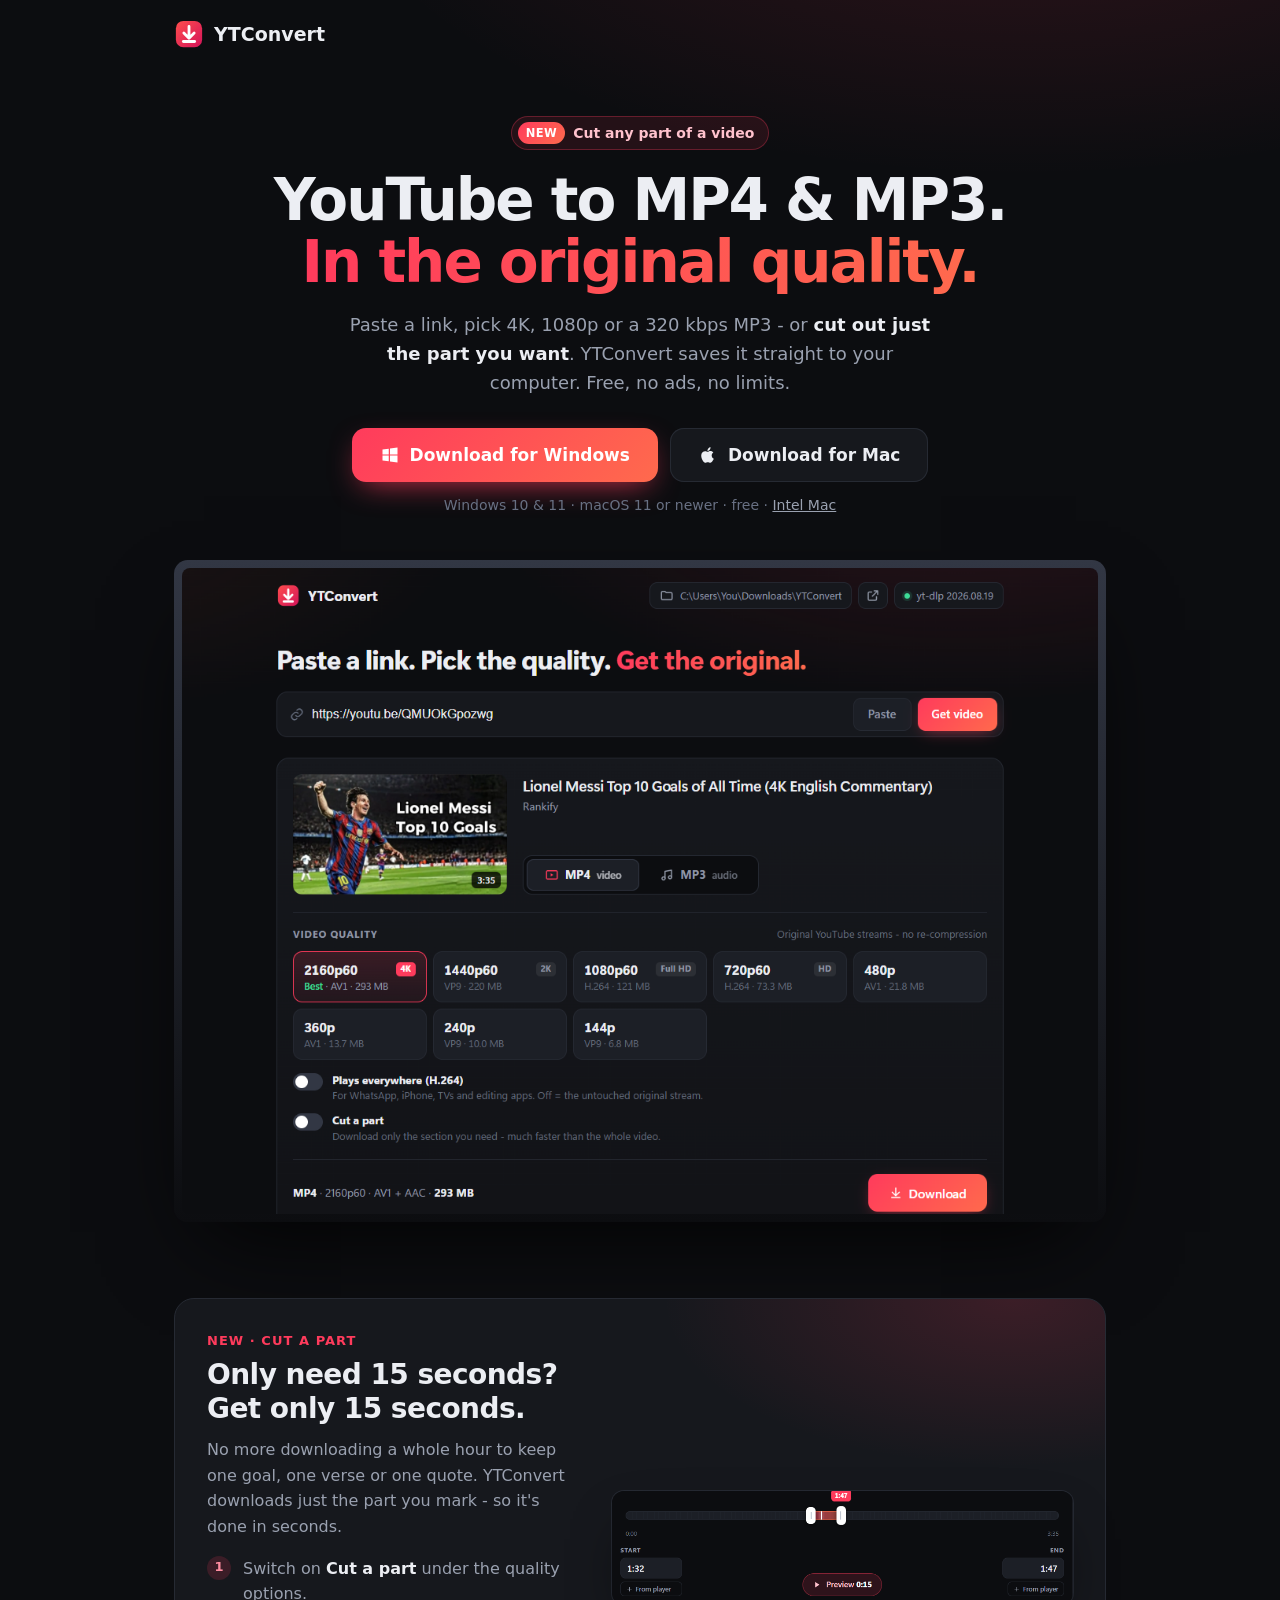
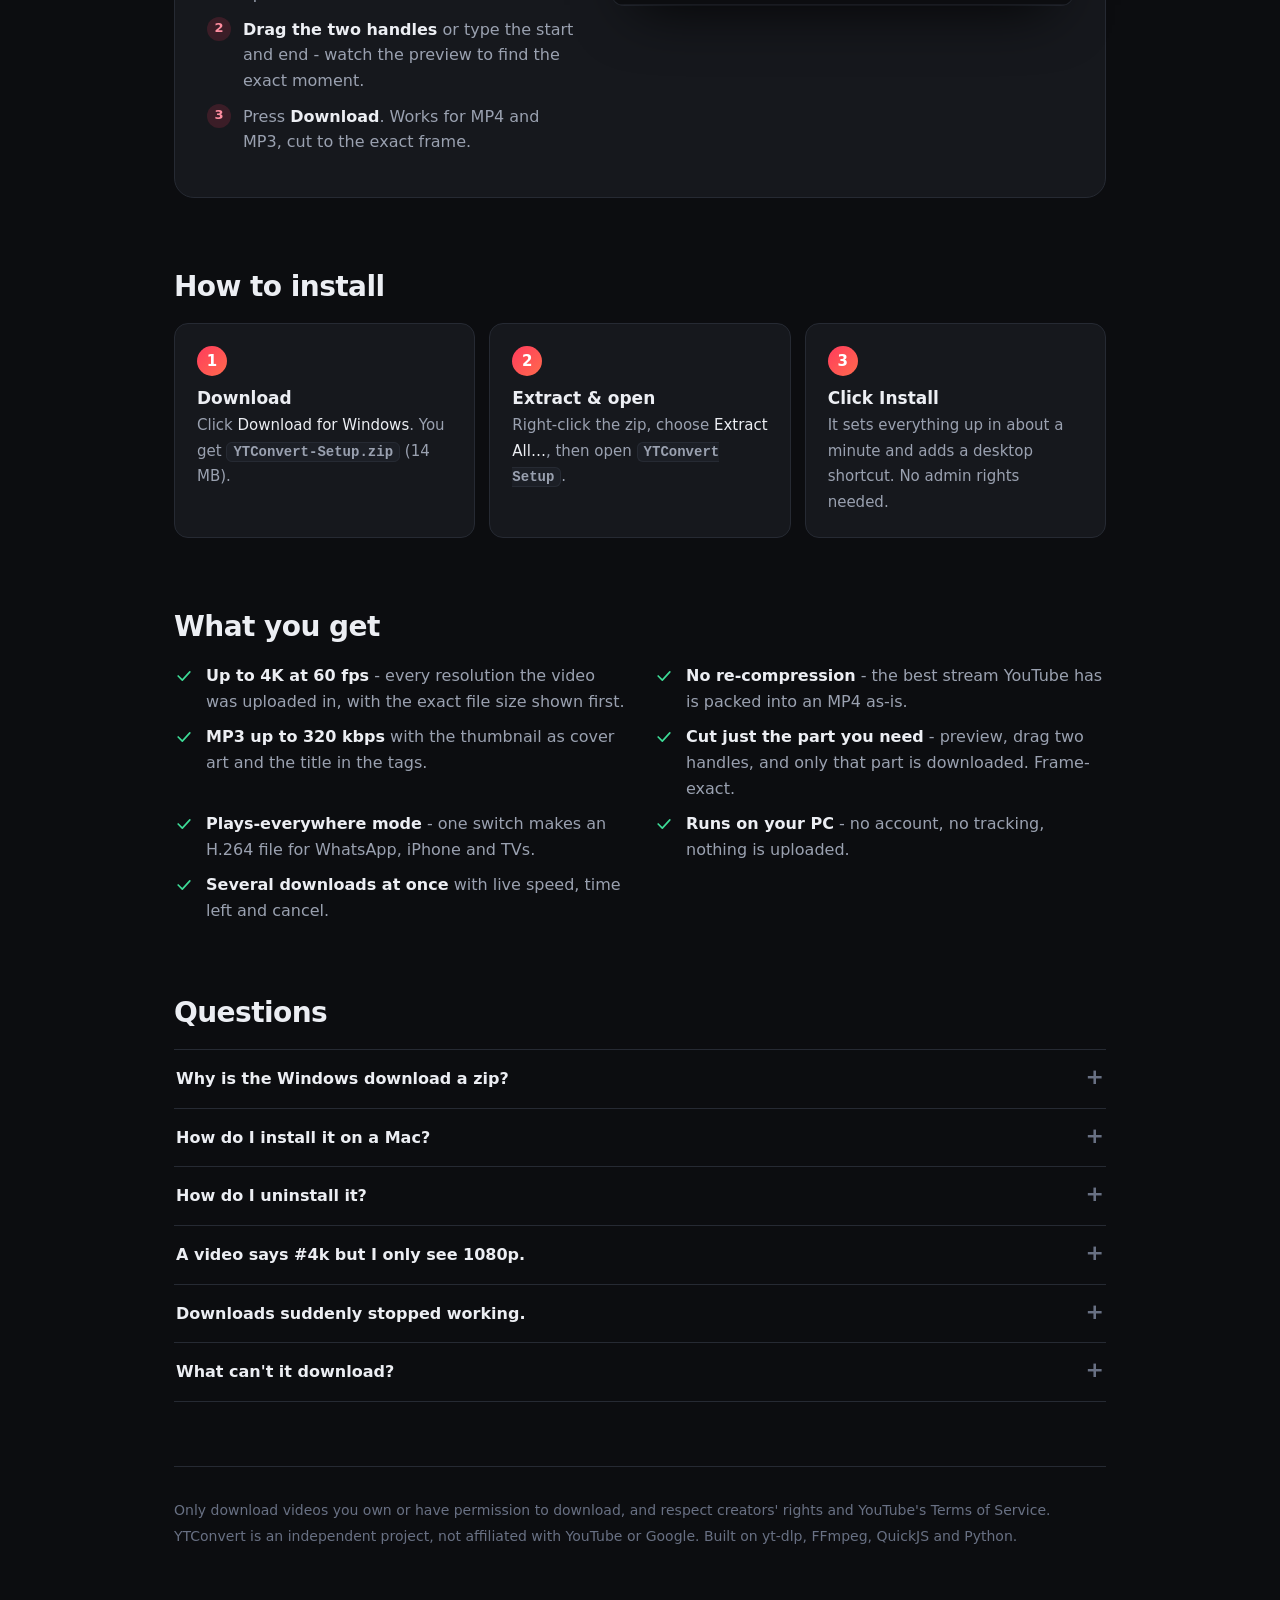
<file: site/index.html>
<!doctype html>
<html lang="en">
<head>
<meta charset="utf-8">
<meta name="viewport" content="width=device-width, initial-scale=1">
<title>YTConvert - YouTube to MP4 &amp; MP3 in original quality</title>
<meta name="description" content="Free app for Windows and Mac: paste a YouTube link, pick 4K, 1080p or a 320 kbps MP3, and save the original stream on your own PC.">
<meta property="og:title" content="YTConvert - YouTube to MP4 & MP3 in original quality">
<meta property="og:description" content="Paste a link, pick the quality, get the original. Runs on your own PC.">
<meta property="og:image" content="/app.png">
<link rel="icon" href="icon.svg" type="image/svg+xml">
<style>
  :root {
    --bg: #0c0d10; --card: #16181d; --card-2: #1c1f26; --line: #262a33; --line-2: #323744;
    --text: #eceef3; --muted: #9aa1b0; --faint: #687083;
    --accent: #ff3b5c; --accent-2: #ff6a4d; --ok: #3ddc97;
    --font: "Segoe UI Variable Text", "Segoe UI", system-ui, -apple-system, "Helvetica Neue", Arial, sans-serif;
    --display: "Segoe UI Variable Display", "Segoe UI", system-ui, -apple-system, "Helvetica Neue", Arial, sans-serif;
  }
  * { box-sizing: border-box; }
  body {
    margin: 0; color: var(--text); font: 16px/1.6 var(--font); -webkit-font-smoothing: antialiased;
    background: radial-gradient(1000px 480px at 80% -160px, rgba(255, 59, 92, .16), transparent 70%), var(--bg);
  }
  a { color: inherit; }
  svg { width: 20px; height: 20px; fill: none; stroke: currentColor; stroke-width: 2; stroke-linecap: round; stroke-linejoin: round; flex: none; }
  .wrap { max-width: 980px; margin: 0 auto; padding: 0 24px; }

  nav { display: flex; align-items: center; height: 68px; }
  .brand { display: flex; align-items: center; gap: 10px; font: 700 19px var(--display); }
  .brand img { width: 30px; height: 30px; }

  .hero { text-align: center; padding: 48px 0 0; }
  h1 { margin: 0; font: 800 clamp(34px, 6vw, 58px)/1.06 var(--display); letter-spacing: -.035em; }
  h1 em { font-style: normal; background: linear-gradient(90deg, var(--accent), var(--accent-2)); -webkit-background-clip: text; background-clip: text; color: transparent; }
  .lead { max-width: 600px; margin: 18px auto 0; color: var(--muted); font-size: 18px; }
  .btn {
    display: inline-flex; align-items: center; gap: 10px; height: 54px; padding: 0 28px; margin-top: 30px; border-radius: 14px;
    color: #fff; font: 700 17px var(--font); text-decoration: none;
    background: linear-gradient(135deg, var(--accent), var(--accent-2)); box-shadow: 0 10px 30px -10px rgba(255, 59, 92, .8);
    transition: filter .15s, transform .1s;
  }
  .btn:hover { filter: brightness(1.08); }
  .btn:active { transform: translateY(1px); }
  .meta { margin: 12px 0 0; color: var(--faint); font-size: 14px; }
  .meta a { color: var(--muted); }
  .dl-row { display: flex; flex-wrap: wrap; justify-content: center; gap: 12px; margin-top: 30px; }
  .dl-row .btn { margin-top: 0; }
  .btn.alt { background: var(--card); color: var(--text); box-shadow: inset 0 0 0 1px var(--line); }
  .btn.alt:hover { box-shadow: inset 0 0 0 1px rgba(255, 255, 255, .22); }
  .pill {
    display: inline-flex; align-items: center; gap: 8px; margin-bottom: 20px; padding: 5px 14px 5px 6px; border-radius: 99px;
    background: rgba(255, 59, 92, .1); border: 1px solid rgba(255, 59, 92, .3); color: #ffc2cd; font-size: 14px; font-weight: 600;
    text-decoration: none;
  }
  .pill b { padding: 2px 8px; border-radius: 99px; background: linear-gradient(135deg, var(--accent), var(--accent-2)); color: #fff; font-size: 11.5px; letter-spacing: .04em; }
  .pill:hover { border-color: rgba(255, 59, 92, .55); }

  .cut { display: grid; grid-template-columns: 1fr 1.25fr; gap: 36px; align-items: center; margin-top: 76px; padding: 32px; border-radius: 20px;
    background: radial-gradient(500px 240px at 90% 0, rgba(255, 59, 92, .16), transparent 70%), var(--card); border: 1px solid var(--line); }
  .cut h2 { margin: 6px 0 12px; }
  .cut .eyebrow { color: var(--accent); font-weight: 700; font-size: 13px; letter-spacing: .08em; text-transform: uppercase; }
  .cut p { margin: 0 0 16px; color: var(--muted); }
  .cut ol { margin: 0; padding: 0; list-style: none; counter-reset: c; }
  .cut li { position: relative; padding-left: 36px; margin: 10px 0; color: var(--muted); }
  .cut li b { color: var(--text); }
  .cut li::before { counter-increment: c; content: counter(c); position: absolute; left: 0; top: 0; width: 24px; height: 24px; border-radius: 50%;
    display: grid; place-items: center; background: rgba(255, 59, 92, .16); color: #ff8da0; font-weight: 800; font-size: 13px; }
  .cut img { display: block; width: 100%; height: auto; border-radius: 12px; box-shadow: 0 24px 60px -24px rgba(0, 0, 0, .9), 0 0 0 1px var(--line); }

  .shot { margin: 44px auto 0; border-radius: 14px; padding: 8px; background: linear-gradient(180deg, var(--line-2), var(--bg)); box-shadow: 0 40px 90px -30px rgba(0, 0, 0, .9); }
  .shot img { display: block; width: 100%; height: auto; border-radius: 8px; }

  h2 { margin: 72px 0 20px; font: 800 28px/1.2 var(--display); letter-spacing: -.02em; }
  .steps { display: grid; grid-template-columns: repeat(3, 1fr); gap: 14px; counter-reset: s; }
  .step { padding: 22px; border-radius: 14px; background: var(--card); border: 1px solid var(--line); }
  .step::before {
    counter-increment: s; content: counter(s); display: grid; place-items: center; width: 30px; height: 30px; border-radius: 50%; margin-bottom: 12px;
    background: linear-gradient(135deg, var(--accent), var(--accent-2)); color: #fff; font-weight: 800; font-size: 15px;
  }
  .step b { display: block; font: 700 17px var(--display); margin-bottom: 4px; }
  .step span { color: var(--muted); font-size: 15px; }
  code { padding: 1px 6px; border-radius: 6px; background: var(--card-2); border: 1px solid var(--line); font: 600 14px ui-monospace, Consolas, monospace; }

  .points { display: grid; grid-template-columns: 1fr 1fr; gap: 10px 28px; margin: 0; padding: 0; list-style: none; }
  .points li { display: flex; gap: 12px; color: var(--muted); }
  .points li svg { color: var(--ok); margin-top: 3px; }
  .points b { color: var(--text); font-weight: 600; }

  details { border-bottom: 1px solid var(--line); }
  details:first-of-type { border-top: 1px solid var(--line); }
  summary { display: flex; justify-content: space-between; gap: 16px; padding: 16px 2px; cursor: pointer; list-style: none; font-weight: 600; }
  summary::-webkit-details-marker { display: none; }
  summary::after { content: "+"; color: var(--faint); font-size: 22px; line-height: 1; transition: transform .2s; }
  details[open] summary::after { transform: rotate(45deg); }
  details p { margin: -4px 2px 16px; color: var(--muted); }

  footer { margin-top: 64px; padding: 28px 0 48px; border-top: 1px solid var(--line); color: var(--faint); font-size: 14px; }
  footer p { margin: 4px 0; }

  @media (max-width: 760px) {
    .steps, .points, .cut { grid-template-columns: 1fr; }
    .cut { padding: 22px; }
    .hero { padding-top: 24px; }
    h2 { margin-top: 56px; }
  }
  @media (max-width: 480px) {
    .wrap { padding: 0 16px; }
    .btn { width: 100%; justify-content: center; }
  }
</style>
</head>
<body>
<div class="wrap">
  <nav><span class="brand"><img src="icon.svg" alt="">YTConvert</span></nav>

  <header class="hero">
    <a class="pill" href="#cut"><b>NEW</b> Cut any part of a video</a>
    <h1>YouTube to MP4 &amp; MP3.<br><em>In the original quality.</em></h1>
    <p class="lead">Paste a link, pick 4K, 1080p or a 320&nbsp;kbps MP3 - or <b style="color:var(--text)">cut out just the part you want</b>. YTConvert saves it straight to your computer. Free, no ads, no limits.</p>
    <div class="dl-row">
      <a class="btn" id="dlWin" href="/YTConvert-Setup.zip" download>
        <svg viewBox="0 0 24 24"><path d="M3 5.5l7.5-1v7H3zM12 4.3L21 3v8.5h-9zM3 12.5h7.5v7L3 18.5zM12 12.5h9V21l-9-1.3z" fill="currentColor" stroke="none"/></svg>
        Download for Windows
      </a>
      <a class="btn alt" id="dlMac" href="https://github.com/top51977pro-ship-it/ytconvert/releases/latest/download/YTConvert-mac-arm64.dmg">
        <svg viewBox="0 0 24 24"><path d="M16.4 12.6c0-2.3 1.9-3.4 2-3.5-1.1-1.6-2.8-1.8-3.4-1.8-1.4-.1-2.8.9-3.5.9-.7 0-1.9-.9-3.1-.8-1.6 0-3 .9-3.8 2.3-1.6 2.8-.4 7 1.2 9.3.8 1.1 1.7 2.4 2.9 2.3 1.2 0 1.6-.7 3-.7s1.8.7 3.1.7c1.3 0 2.1-1.1 2.8-2.3.9-1.3 1.3-2.6 1.3-2.6s-2.5-1-2.5-3.8zM14.1 5.8c.6-.8 1.1-1.9 1-3-.9 0-2.1.6-2.7 1.4-.6.7-1.1 1.8-1 2.9 1.1.1 2.1-.5 2.7-1.3z" fill="currentColor" stroke="none"/></svg>
        Download for Mac
      </a>
    </div>
    <p class="meta">Windows 10 &amp; 11 · macOS 11 or newer · free
      <span id="macAlt"> · <a href="https://github.com/top51977pro-ship-it/ytconvert/releases/latest/download/YTConvert-mac-x86_64.dmg">Intel Mac</a></span></p>
    <div class="shot">
      <img src="app.png" width="1164" height="821" alt="YTConvert with a Messi Top 10 Goals video, offering quality options from 2160p60 (4K) down to 144p">
    </div>
  </header>

  <section class="cut" id="cut">
    <div>
      <div class="eyebrow">New · Cut a part</div>
      <h2>Only need 15 seconds? Get only 15 seconds.</h2>
      <p>No more downloading a whole hour to keep one goal, one verse or one quote. YTConvert downloads just the part you mark - so it's done in seconds.</p>
      <ol>
        <li>Switch on <b>Cut a part</b> under the quality options.</li>
        <li><b>Drag the two handles</b> or type the start and end - watch the preview to find the exact moment.</li>
        <li>Press <b>Download</b>. Works for MP4 and MP3, cut to the exact frame.</li>
      </ol>
    </div>
    <img src="cut.png" width="881" height="219" alt="The cut timeline: two handles marking 1:32 to 1:47, with start and end fields and a Preview 0:15 button">
  </section>

  <h2>How to install</h2>
  <div class="steps">
    <div class="step"><b>Download</b><span>Click <b style="display:inline;font:inherit;color:var(--text)">Download for Windows</b>. You get <code>YTConvert-Setup.zip</code> (14 MB).</span></div>
    <div class="step"><b>Extract &amp; open</b><span>Right-click the zip, choose <b style="display:inline;font:inherit;color:var(--text)">Extract All…</b>, then open <code>YTConvert Setup</code>.</span></div>
    <div class="step"><b>Click Install</b><span>It sets everything up in about a minute and adds a desktop shortcut. No admin rights needed.</span></div>
  </div>

  <h2>What you get</h2>
  <ul class="points">
    <li><svg viewBox="0 0 24 24"><path d="M5 12l5 5 9-10"/></svg><span><b>Up to 4K at 60 fps</b> - every resolution the video was uploaded in, with the exact file size shown first.</span></li>
    <li><svg viewBox="0 0 24 24"><path d="M5 12l5 5 9-10"/></svg><span><b>No re-compression</b> - the best stream YouTube has is packed into an MP4 as-is.</span></li>
    <li><svg viewBox="0 0 24 24"><path d="M5 12l5 5 9-10"/></svg><span><b>MP3 up to 320 kbps</b> with the thumbnail as cover art and the title in the tags.</span></li>
    <li><svg viewBox="0 0 24 24"><path d="M5 12l5 5 9-10"/></svg><span><b>Cut just the part you need</b> - preview, drag two handles, and only that part is downloaded. Frame-exact.</span></li>
    <li><svg viewBox="0 0 24 24"><path d="M5 12l5 5 9-10"/></svg><span><b>Plays-everywhere mode</b> - one switch makes an H.264 file for WhatsApp, iPhone and TVs.</span></li>
    <li><svg viewBox="0 0 24 24"><path d="M5 12l5 5 9-10"/></svg><span><b>Runs on your PC</b> - no account, no tracking, nothing is uploaded.</span></li>
    <li><svg viewBox="0 0 24 24"><path d="M5 12l5 5 9-10"/></svg><span><b>Several downloads at once</b> with live speed, time left and cancel.</span></li>
  </ul>

  <h2>Questions</h2>
  <details>
    <summary>Why is the Windows download a zip?</summary>
    <p>So your browser and Windows can trust every file in it. Everything that runs is signed by the Python Software Foundation or Microsoft, so there's no "suspicious download" warning. The installer then fetches the video engine (FFmpeg) itself and checks its fingerprint.</p>
  </details>
  <details>
    <summary>How do I install it on a Mac?</summary>
    <p>Open the downloaded <code>.dmg</code> and drag YTConvert into Applications. The first time you open it, macOS says it can't verify the developer, because the app isn't registered with Apple. Open <b>System Settings › Privacy &amp; Security</b>, scroll down and click <b>Open Anyway</b>. You only do this once. M1–M4 Macs use the main Mac download; older Intel Macs use the <a href="https://github.com/top51977pro-ship-it/ytconvert/releases/latest/download/YTConvert-mac-x86_64.dmg">Intel version</a>.</p>
  </details>
  <details>
    <summary>How do I uninstall it?</summary>
    <p>Windows Settings, then Apps, then YTConvert, then Uninstall. Your downloaded videos stay where they are.</p>
  </details>
  <details>
    <summary>A video says #4k but I only see 1080p.</summary>
    <p>YTConvert lists exactly what YouTube stores for that video. If the uploader only uploaded 1080p, there is no 4K version. The app tells you when that's the case.</p>
  </details>
  <details>
    <summary>Downloads suddenly stopped working.</summary>
    <p>YouTube changes things from time to time. Click the green engine button at the top right of the app to update, then reopen YTConvert.</p>
  </details>
  <details>
    <summary>What can't it download?</summary>
    <p>Private, members-only and age-restricted videos, live streams while they're live, and whole playlists. Paste one video link at a time.</p>
  </details>

  <footer>
    <p>Only download videos you own or have permission to download, and respect creators' rights and YouTube's Terms of Service.</p>
    <p>YTConvert is an independent project, not affiliated with YouTube or Google. Built on yt-dlp, FFmpeg, QuickJS and Python.</p>
  </footer>
</div>
<script>
  // Put the visitor's own platform first. Browsers on Intel Macs and Apple
  // Silicon look alike; Chromium can tell, Safari can't (it gets arm64 + a link).
  (async () => {
    const mac = /Macintosh|Mac OS X/.test(navigator.userAgent);
    if (!mac) return;
    const win = document.getElementById("dlWin"), macBtn = document.getElementById("dlMac");
    macBtn.classList.remove("alt"); win.classList.add("alt");
    macBtn.parentNode.insertBefore(macBtn, win);
    try {
      const h = await navigator.userAgentData?.getHighEntropyValues?.(["architecture"]);
      if (h && h.architecture === "x86") {
        macBtn.href = macBtn.href.replace("arm64", "x86_64");
        macBtn.lastChild.textContent = " Download for Mac (Intel)";
        document.getElementById("macAlt").hidden = true;
      }
    } catch { /* keep the Apple Silicon default */ }
  })();
</script>
</body>
</html>
</file>
